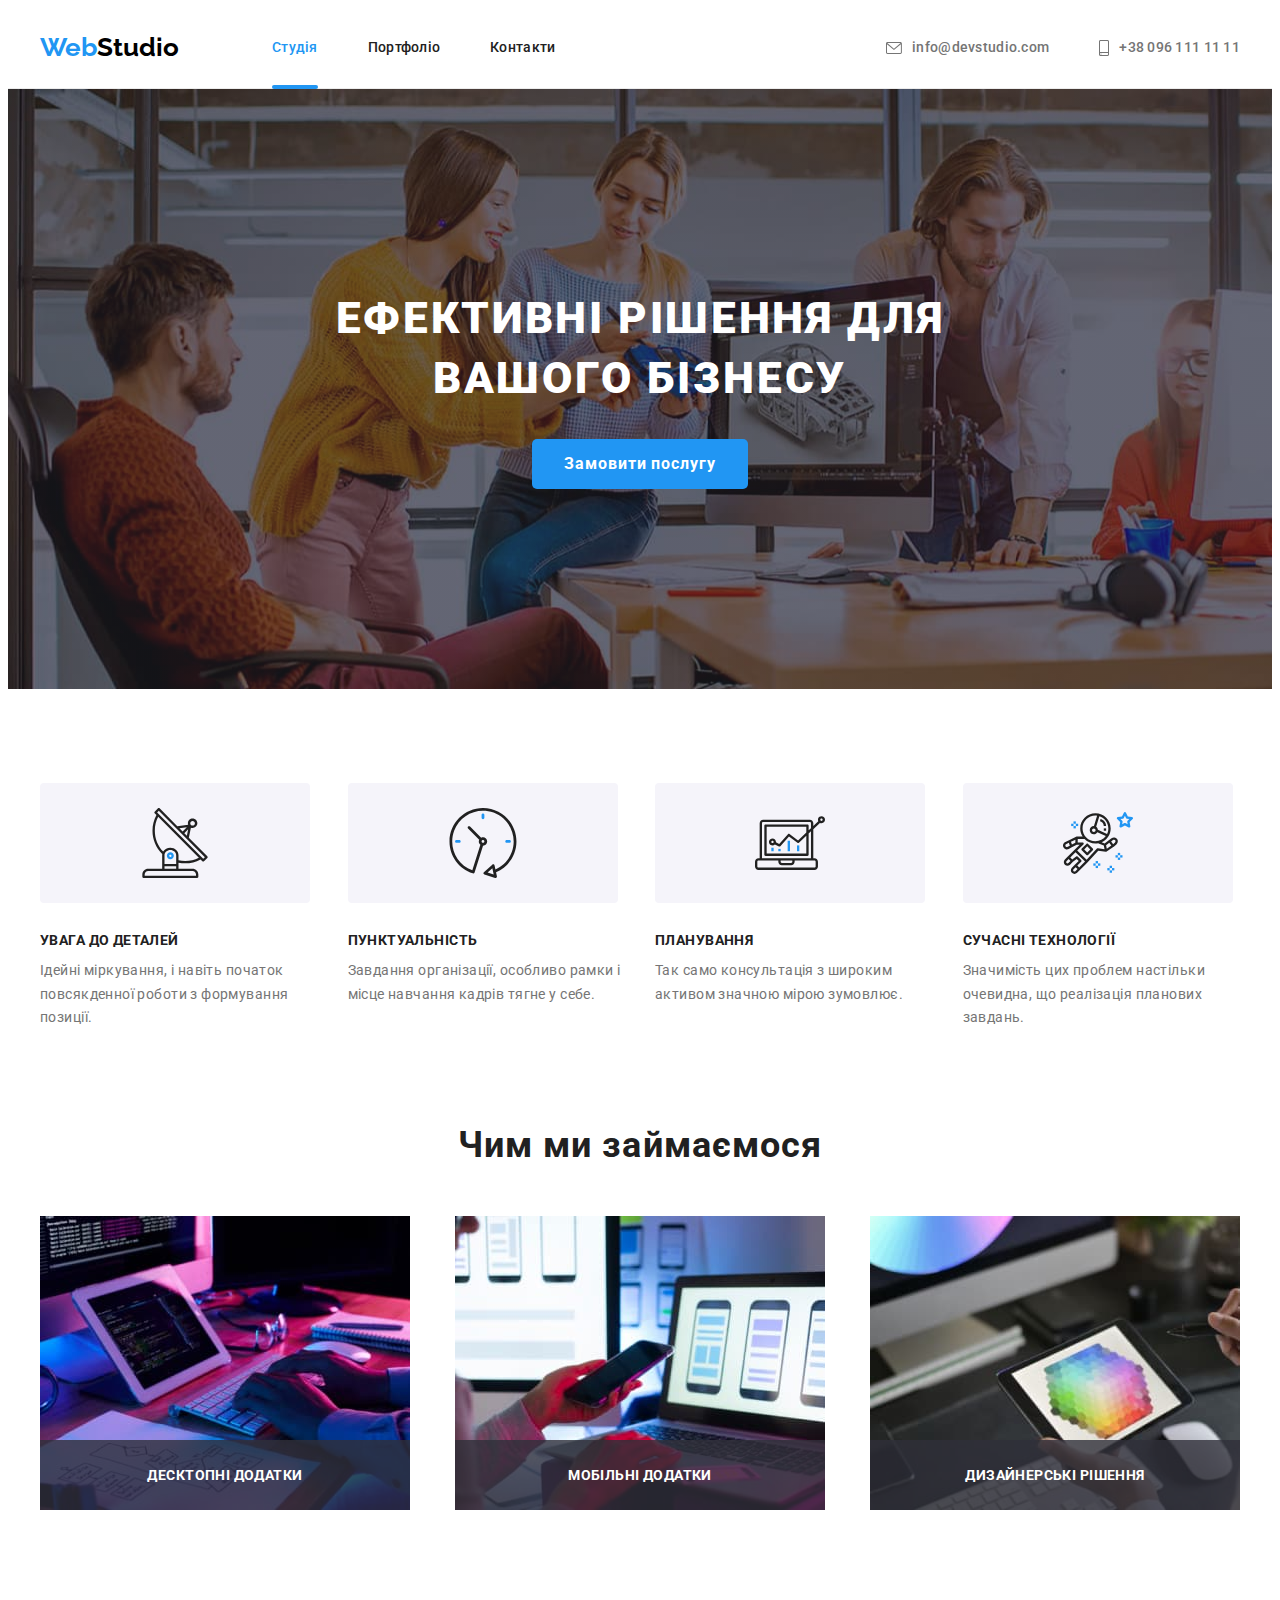
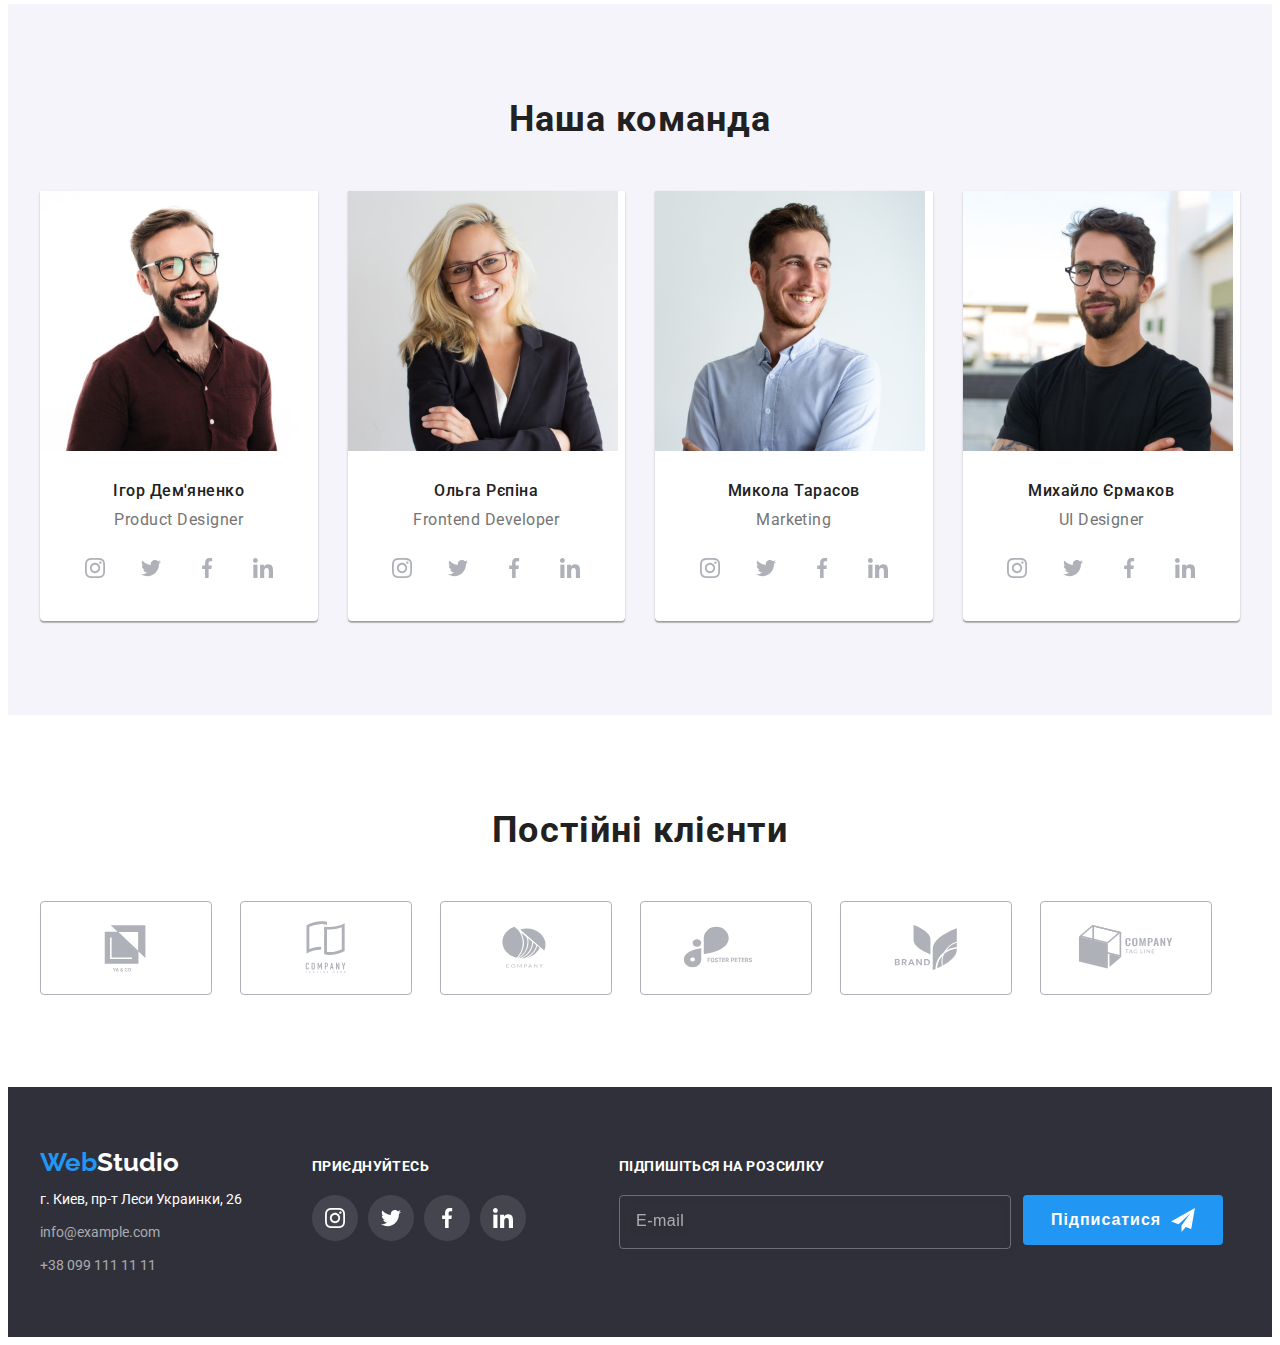
<file: index.html>
<!DOCTYPE html>
<html lang="en">
  <head>
    <meta charset="UTF-8" />
    <meta http-equiv="X-UA-Compatible" content="IE=edge" />
    <meta name="viewport" content="width=device-width, initial-scale=1.0" />
    <link rel="preconnect" href="https://fonts.googleapis.com" />
    <link rel="preconnect" href="https://fonts.gstatic.com" crossorigin />
    <link
      href="https://fonts.googleapis.com/css2?family=Raleway:wght@700&family=Roboto:wght@400;500;700;900&display=swap"
      rel="stylesheet"
    />
    <link
      rel="stylesheet"
      href="https://cdnjs.cloudflare.com/ajax/libs/modern-normalize/1.1.0/modern-normalize.min.css"
      integrity="sha512-wpPYUAdjBVSE4KJnH1VR1HeZfpl1ub8YT/NKx4PuQ5NmX2tKuGu6U/JRp5y+Y8XG2tV+wKQpNHVUX03MfMFn9Q=="
      crossorigin="anonymous"
      referrerpolicy="no-referrer"
    />
    <link rel="stylesheet" href="./css/styles.css" />
    <title>WebStudio</title>
  </head>
  <body>
    <!-- header -->
    <header class="top-header">
      <div class="container header-container">
        <nav class="site-nav">
          <a href="./index.html" class="logo"
            ><span class="logo-forepart">Web</span>Studio</a
          >
          <ul class="site-nav-list">
            <li class="site-nav-item">
              <a class="site-nav-link current" href="./index.html">Студія</a>
            </li>
            <li class="site-nav-item">
              <a class="site-nav-link" href="./portfolio.html">Портфоліо</a>
            </li>
            <li class="site-nav-item">
              <a class="site-nav-link" href="#footerContacts">Контакти</a>
            </li>
          </ul>
        </nav>
        <ul class="contacts-list">
          <li class="contacts-item">
            <a class="contacts-link link" href="mailto:info@devstudio.com"
              ><svg class="icon-mail" width="16" height="12">
                <use href="./images/sprite.svg#icon-envelope"></use>
              </svg>
              info@devstudio.com</a
            >
          </li>
          <li class="contacts-item">
            <a class="contacts-link link" href="tel:+380961111111"
              ><svg class="icon-tel" width="10" height="16">
                <use href="./images/sprite.svg#icon-smartphone"></use>
              </svg>
              +38 096 111 11 11</a
            >
          </li>
        </ul>
      </div>
    </header>
		
    <!-- main -->
    <main>
      <!-- hero -->
      <section class="hero-section">
        <div class="container">
          <h1 class="hero-title">Ефективні рішення для вашого бізнесу</h1>
          <button class="hero-btn" type="button" data-modal-open>
            Замовити послугу
          </button>
        </div>
      </section>

      <!-- features -->
      <section class="features-section">
        <div class="container">
          <ul class="features-list">
            <li class="features-item">
              <div class="features-item-icon-container">
                <svg class="features-item-icon" width="70" height="70">
                  <use href="./images/sprite.svg#icon-antenna"></use>
                </svg>
              </div>
              <h3 class="features-title">увага до деталей</h3>
              <p class="features-desc">
                Ідейні міркування, і навіть початок повсякденної роботи з
                формування позиції.
              </p>
            </li>
            <li class="features-item">
              <div class="features-item-icon-container">
                <svg class="features-item-icon" width="70" height="70">
                  <use href="./images/sprite.svg#icon-clock"></use>
                </svg>
              </div>
              <h3 class="features-title">пунктуальність</h3>
              <p class="features-desc">
                Завдання організації, особливо рамки і місце навчання кадрів
                тягне у себе.
              </p>
            </li>
            <li class="features-item">
              <div class="features-item-icon-container">
                <svg class="features-item-icon" width="70" height="70">
                  <use href="./images/sprite.svg#icon-diagram"></use>
                </svg>
              </div>
              <h3 class="features-title">планування</h3>
              <p class="features-desc">
                Так само консультація з широким активом значною мірою зумовлює.
              </p>
            </li>
            <li class="features-item">
              <div class="features-item-icon-container">
                <svg class="features-item-icon" width="70" height="70">
                  <use href="./images/sprite.svg#icon-astronaut"></use>
                </svg>
              </div>
              <h3 class="features-title">сучасні технології</h3>
              <p class="features-desc">
                Значимість цих проблем настільки очевидна, що реалізація
                планових завдань.
              </p>
            </li>
          </ul>
        </div>
      </section>

      <!-- work -->
      <section class="work-section">
        <div class="container">
          <h2 class="section-title">Чим ми займаємося</h2>
          <ul class="work-list">
            <li class="work-item">
              <img
                src="./images/work/work-img-1.jpg"
                alt="Создание сайтов для ПК"
                width="370"
                height="294"
              />
              <div class="work-wrapper">
                <p class="work-wrapper-title">Десктопні додатки</p>
              </div>
            </li>
            <li class="work-item">
              <img
                src="./images/work/work-img-2.jpg"
                alt="Создание сайтов для телефонов"
                width="370"
                height="294"
              />
              <div class="work-wrapper">
                <p class="work-wrapper-title">Мобільні додатки</p>
              </div>
            </li>
            <li class="work-item">
              <img
                src="./images/work/work-img-3.jpg"
                alt="Создание сайтов для планшетов"
                width="370"
                height="294"
              />
              <div class="work-wrapper">
                <p class="work-wrapper-title">Дизайнерські рішення</p>
              </div>
            </li>
          </ul>
        </div>
      </section>

      <!-- team -->
      <section class="team-section">
        <div class="container">
          <h2 class="section-title">Наша команда</h2>
          <ul class="team-list">
            <li class="team-item">
              <img
                src="./images/team/team-1.jpg"
                alt="Ігор Дем'яненко"
                width="270"
                height="260"
              />
              <div class="team-card">
                <h3 class="team-card-title">Ігор Дем'яненко</h3>
                <p class="team-card-desc">Product Designer</p>
                <ul class="team-social-list">
                  <li class="team-social-item">
                    <a class="team-social-link" href="">
                      <svg class="team-social-icon" width="20" height="20">
                        <use href="./images/sprite.svg#icon-instagram"></use>
                      </svg>
                    </a>
                  </li>
                  <li class="team-social-item">
                    <a class="team-social-link" href="">
                      <svg class="team-social-icon" width="20" height="20">
                        <use href="./images/sprite.svg#icon-twitter"></use>
                      </svg>
                    </a>
                  </li>
                  <li class="team-social-item">
                    <a class="team-social-link" href="">
                      <svg class="team-social-icon" width="20" height="20">
                        <use href="./images/sprite.svg#icon-facebook"></use>
                      </svg>
                    </a>
                  </li>
                  <li class="team-social-item">
                    <a class="team-social-link" href="">
                      <svg class="team-social-icon" width="20" height="20">
                        <use href="./images/sprite.svg#icon-linkedin"></use>
                      </svg>
                    </a>
                  </li>
                </ul>
              </div>
            </li>
            <li class="team-item">
              <img
                src="./images/team/team-2.jpg"
                alt="Ольга Рєпіна"
                width="270"
                height="260"
              />
              <div class="team-card">
                <h3 class="team-card-title">Ольга Рєпіна</h3>
                <p class="team-card-desc">Frontend Developer</p>
                <ul class="team-social-list">
                  <li class="team-social-item">
                    <a class="team-social-link" href="">
                      <svg class="team-social-icon" width="20" height="20">
                        <use href="./images/sprite.svg#icon-instagram"></use>
                      </svg>
                    </a>
                  </li>
                  <li class="team-social-item">
                    <a class="team-social-link" href="">
                      <svg class="team-social-icon" width="20" height="20">
                        <use href="./images/sprite.svg#icon-twitter"></use>
                      </svg>
                    </a>
                  </li>
                  <li class="team-social-item">
                    <a class="team-social-link" href="">
                      <svg class="team-social-icon" width="20" height="20">
                        <use href="./images/sprite.svg#icon-facebook"></use>
                      </svg>
                    </a>
                  </li>
                  <li class="team-social-item">
                    <a class="team-social-link" href="">
                      <svg class="team-social-icon" width="20" height="20">
                        <use href="./images/sprite.svg#icon-linkedin"></use>
                      </svg>
                    </a>
                  </li>
                </ul>
              </div>
            </li>
            <li class="team-item">
              <img
                src="./images/team/team-3.jpg"
                alt="Микола Тарасов"
                width="270"
                height="260"
              />
              <div class="team-card">
                <h3 class="team-card-title">Микола Тарасов</h3>
                <p class="team-card-desc">Marketing</p>
                <ul class="team-social-list">
                  <li class="team-social-item">
                    <a class="team-social-link" href="">
                      <svg class="team-social-icon" width="20" height="20">
                        <use href="./images/sprite.svg#icon-instagram"></use>
                      </svg>
                    </a>
                  </li>
                  <li class="team-social-item">
                    <a class="team-social-link" href="">
                      <svg class="team-social-icon" width="20" height="20">
                        <use href="./images/sprite.svg#icon-twitter"></use>
                      </svg>
                    </a>
                  </li>
                  <li class="team-social-item">
                    <a class="team-social-link" href="">
                      <svg class="team-social-icon" width="20" height="20">
                        <use href="./images/sprite.svg#icon-facebook"></use>
                      </svg>
                    </a>
                  </li>
                  <li class="team-social-item">
                    <a class="team-social-link" href="">
                      <svg class="team-social-icon" width="20" height="20">
                        <use href="./images/sprite.svg#icon-linkedin"></use>
                      </svg>
                    </a>
                  </li>
                </ul>
              </div>
            </li>
            <li class="team-item">
              <img
                src="./images/team/team-4.jpg"
                alt="Михайло Єрмаков"
                width="270"
                height="260"
              />
              <div class="team-card">
                <h3 class="team-card-title">Михайло Єрмаков</h3>
                <p class="team-card-desc">UI Designer</p>
                <ul class="team-social-list">
                  <li class="team-social-item">
                    <a class="team-social-link" href="">
                      <svg class="team-social-icon" width="20" height="20">
                        <use href="./images/sprite.svg#icon-instagram"></use>
                      </svg>
                    </a>
                  </li>
                  <li class="team-social-item">
                    <a class="team-social-link" href="">
                      <svg class="team-social-icon" width="20" height="20">
                        <use href="./images/sprite.svg#icon-twitter"></use>
                      </svg>
                    </a>
                  </li>
                  <li class="team-social-item">
                    <a class="team-social-link" href="">
                      <svg class="team-social-icon" width="20" height="20">
                        <use href="./images/sprite.svg#icon-facebook"></use>
                      </svg>
                    </a>
                  </li>
                  <li class="team-social-item">
                    <a class="team-social-link" href="">
                      <svg class="team-social-icon" width="20" height="20">
                        <use href="./images/sprite.svg#icon-linkedin"></use>
                      </svg>
                    </a>
                  </li>
                </ul>
              </div>
            </li>
          </ul>
        </div>
      </section>

      <!-- clients -->
      <section class="clients-section">
        <div class="container">
          <h2 class="section-title">Постійні клієнти</h2>
          <ul class="clients-list">
            <li class="clients-item">
              <a class="clients-link" href="">
                <svg class="clients-icon" width="106" height="60">
                  <use href="./images/sprite.svg#icon-logo-1"></use>
                </svg>
              </a>
            </li>
            <li class="clients-item">
              <a class="clients-link" href="">
                <svg class="clients-icon" width="106" height="60">
                  <use href="./images/sprite.svg#icon-logo-2"></use>
                </svg>
              </a>
            </li>
            <li class="clients-item">
              <a class="clients-link" href="">
                <svg class="clients-icon" width="106" height="60">
                  <use href="./images/sprite.svg#icon-logo-3"></use>
                </svg>
              </a>
            </li>
            <li class="clients-item">
              <a class="clients-link" href="">
                <svg class="clients-icon" width="106" height="60">
                  <use href="./images/sprite.svg#icon-logo-4"></use>
                </svg>
              </a>
            </li>
            <li class="clients-item">
              <a class="clients-link" href="">
                <svg class="clients-icon" width="106" height="60">
                  <use href="./images/sprite.svg#icon-logo-5"></use>
                </svg>
              </a>
            </li>
            <li class="clients-item">
              <a class="clients-link" href="">
                <svg class="clients-icon" width="106" height="60">
                  <use href="./images/sprite.svg#icon-logo-6"></use>
                </svg>
              </a>
            </li>
          </ul>
        </div>
      </section>
    </main>

    <!-- footer -->
    <footer class="footer">
      <div class="footer-container container">
        <div class="footer-contacts">
          <a href="./index.html" class="logo"
            ><span class="logo-forepart">Web</span>Studio</a
          >
          <address id="footerContacts" class="studio-address">
            <ul class="footer-contacts-list list">
              <li class="footer-contacts-item">
                <a
                  href="https://goo.gl/maps/VdQWWz9B43m97snR7"
                  target="_blank"
                  rel="noreferrer noopener"
                  class="footer-contact-address"
                  >г. Киев, пр-т Леси Украинки, 26</a
                >
              </li>
              <li class="footer-contacts-item">
                <a href="mailto:info@example.com" class="footer-contact-mail"
                  >info@example.com</a
                >
              </li>
              <li class="footer-contacts-item">
                <a href="tel:+380991111111" class="footer-contact-tel"
                  >+38 099 111 11 11</a
                >
              </li>
            </ul>
          </address>
        </div>

        <!-- footer-social -->
        <div class="footer-social">
          <p class="footer-social-title">приєднуйтесь</p>
          <ul class="footer-social-list">
            <li class="footer-social-item">
              <a class="footer-social-link" href="">
                <svg class="footer-social-icon" width="20" height="20">
                  <use href="./images/sprite.svg#icon-instagram"></use>
                </svg>
              </a>
            </li>
            <li class="footer-social-item">
              <a class="footer-social-link" href="">
                <svg class="footer-social-icon" width="20" height="20">
                  <use href="./images/sprite.svg#icon-twitter"></use>
                </svg>
              </a>
            </li>
            <li class="footer-social-item">
              <a class="footer-social-link" href="">
                <svg class="footer-social-icon" width="20" height="20">
                  <use href="./images/sprite.svg#icon-facebook"></use>
                </svg>
              </a>
            </li>
            <li class="footer-social-item">
              <a class="footer-social-link" href="">
                <svg class="footer-social-icon" width="20" height="20">
                  <use href="./images/sprite.svg#icon-linkedin"></use>
                </svg>
              </a>
            </li>
          </ul>
        </div>

				<!-- footer  subscribes -->
				<div class="footer-subscribes">
					<b class="footer-subscribes-title">Підпишіться на розсилку</b>
					<form class="footer-subscribes-form" name="footer-subscribes-form">
						<input type="email" name="mail" placeholder="E-mail" class="footer-subscribes-input" type="text">
					<button class="footer-subscribes-btn">Підписатися
						<svg class="footer-subscribes-icon" width="24" height="24">
							<use href="./images/sprite.svg#icon-send"></use>
						</svg></button>
					</form>
					
				</div>
      </div>
    </footer>
    <div class="backdrop is-hidden" data-modal>
      <div class="modal">
        <button type="button" class="modal-close-btn" data-modal-close>
          <svg class="modal-close-btn-icon" width="18" height="18">
            <use href="./images/sprite.svg#icon-close"></use>
          </svg>
        </button>
        <!-- modal form -->
        <form class="modal-form">
          <b class="modal-form-title">Залиште свої дані, ми вам передзвонимо</b>
          <label class="modal-form-label">
            <span class="madal-form-label-desc">Ім'я</span>
						<div class="modal-form-input-wrap">
							<input
              class="modal-form-input"
              type="text"
              required
              name="user_name"
              minlength="2"
            />
            <svg class="icon-modal-form" width="18px" height="18px">
              <use href="./images/sprite.svg#icon-person-black-18dp"></use>
            </svg>
						</div>
          </label>

          <label class="modal-form-label">
            <span class="madal-form-label-desc">Телефон</span>
						<div class="modal-form-input-wrap">
							<input
              class="modal-form-input"
              type="tel"
              required
              name="user_phone-number"
              pattern="[0-9]{3}-[0-9]{3}-[0-9]{2}-[0-9]{2}"
              title="xxx-xxx-xx-xx"
            />
            <svg class="icon-modal-form" width="18px" height="18px">
              <use href="./images/sprite.svg#icon-phone-black-18dp""></use>
            </svg>
						</div>  
          </label>

          <label class="modal-form-label">
            <span class="madal-form-label-desc">Пошта</span>
						<div class="modal-form-input-wrap">
							<input
              class="modal-form-input"
              type="email"
              required
              name="user_email"
            />
            <svg class="icon-modal-form" width="18px" height="18px">
              <use href="./images/sprite.svg#icon-email-black-18dp"></use>
            </svg>
						</div> 
          </label>

          <label class="modal-form-label">
            <span class="madal-form-label-desc">Коментар</span>
            <textarea class="modal-form-textarea" name="user_message" placeholder="Введіть текст"></textarea>
					</label>

          <input type="checkbox" name="user-policy" id="checkbox-policy" class="modal-input-checkbox visually-hidden" required>
            <label for="checkbox-policy" class="modal-checkbox-label">              
              Погоджуюся з розсилкою та приймаю&nbsp;<a href="" class="modal-checkbox-label-link">Умови договору</a>
            </label>            
                          
            <button type="submit" class="modal-form-btn">Отправить</button>
        </form>
      </div>
    </div>
    <script src="./js/modal.js"></script>
  </body>
</html>
</file>
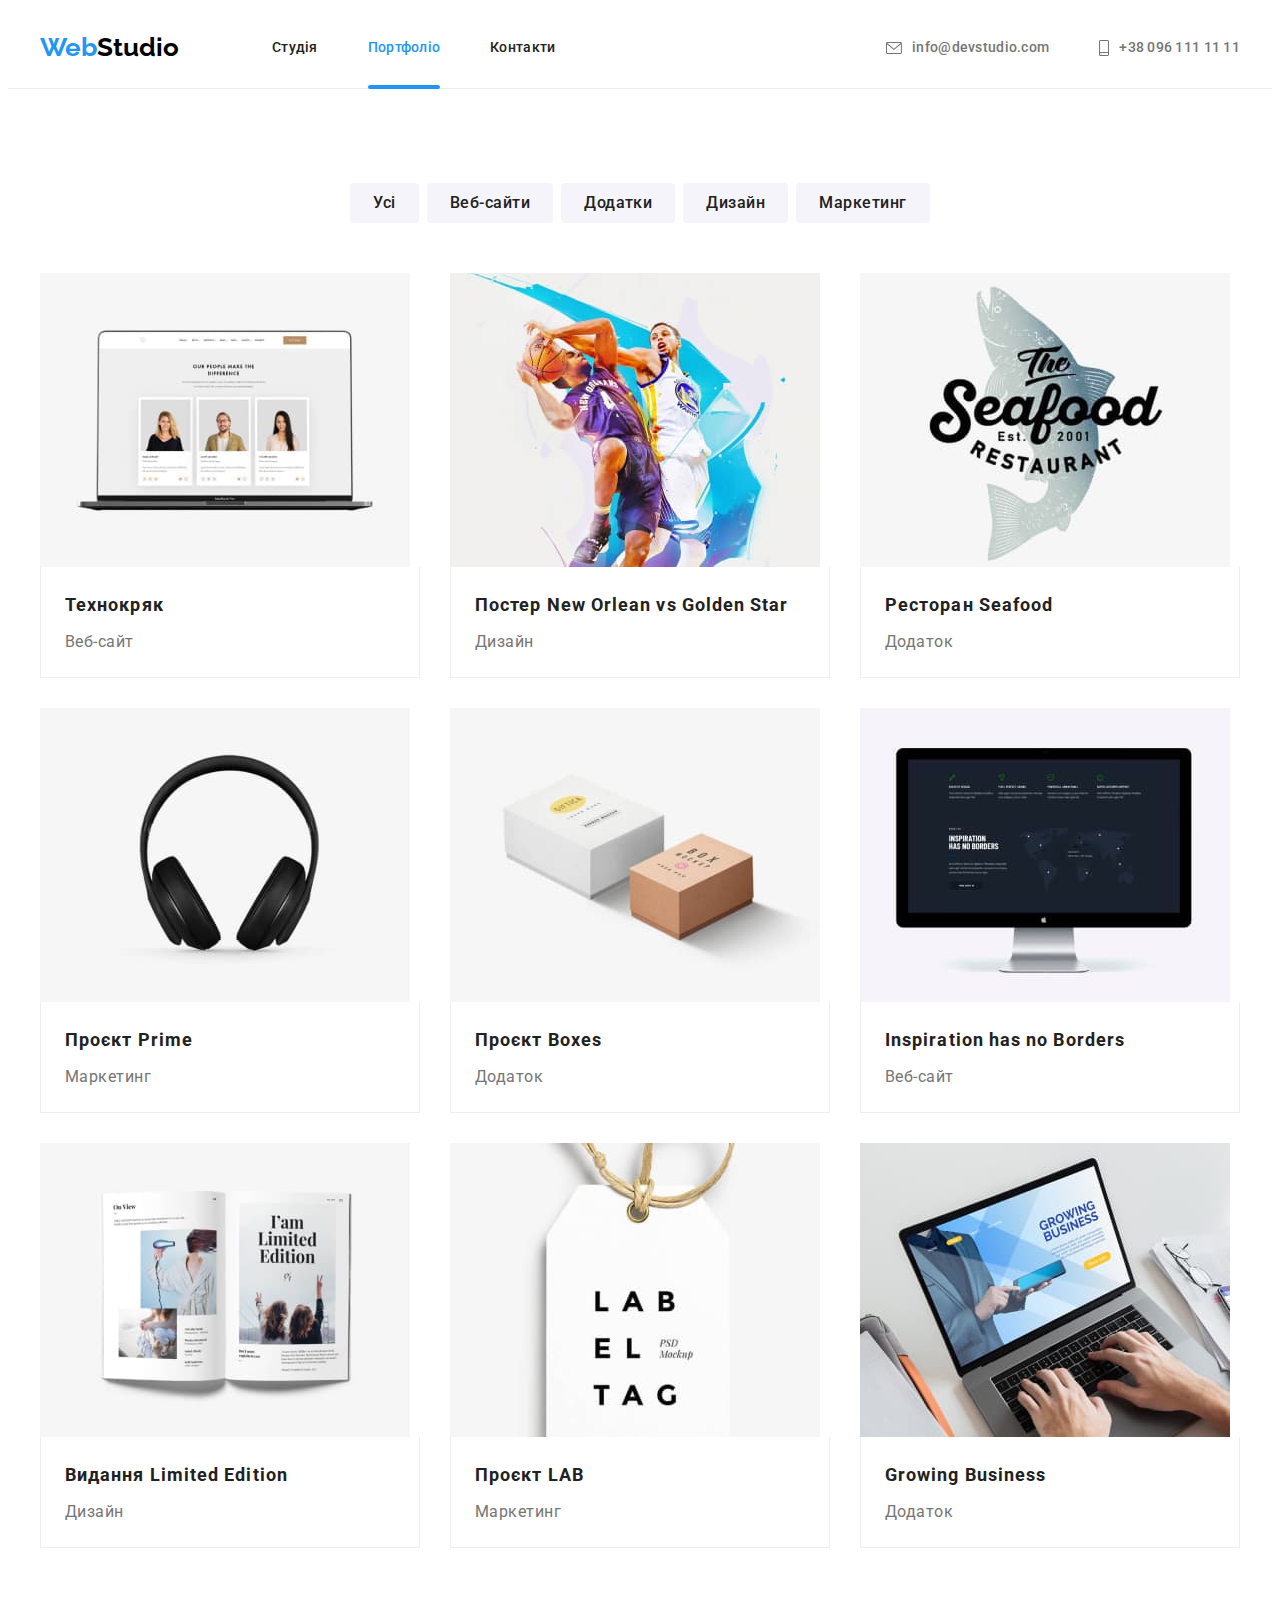
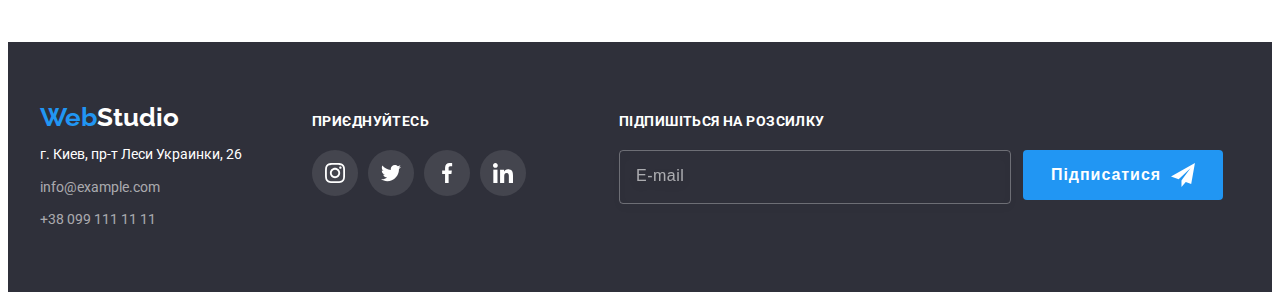
<file: portfolio.html>
<!DOCTYPE html>
<html lang="en">
  <head>
    <meta charset="UTF-8" />
    <meta http-equiv="X-UA-Compatible" content="IE=edge" />
    <meta name="viewport" content="width=device-width, initial-scale=1.0" />
    <link rel="preconnect" href="https://fonts.googleapis.com" />
    <link rel="preconnect" href="https://fonts.gstatic.com" crossorigin />
    <link
      href="https://fonts.googleapis.com/css2?family=Raleway:wght@700&family=Roboto:wght@400;500;700;900&display=swap"
      rel="stylesheet"
    />
    <link
      rel="stylesheet"
      href="https://cdnjs.cloudflare.com/ajax/libs/modern-normalize/1.1.0/modern-normalize.min.css"
      integrity="sha512-wpPYUAdjBVSE4KJnH1VR1HeZfpl1ub8YT/NKx4PuQ5NmX2tKuGu6U/JRp5y+Y8XG2tV+wKQpNHVUX03MfMFn9Q=="
      crossorigin="anonymous"
      referrerpolicy="no-referrer"
    />
    <link rel="stylesheet" href="./css/styles.css" />
    <title>portfolio</title>
  </head>
  <body>
    <!-- header -->
    <header class="top-header">
      <div class="container header-container">
        <nav class="site-nav">
          <a href="./index.html" class="logo"
            ><span class="logo-forepart">Web</span>Studio</a
          >
          <ul class="site-nav-list">
            <li class="site-nav-item">
              <a class="site-nav-link" href="./index.html">Студія</a>
            </li>
            <li class="site-nav-item">
              <a class="site-nav-link current" href="./portfolio.html"
                >Портфоліо</a
              >
            </li>
            <li class="site-nav-item">
              <a class="site-nav-link" href="#footerContacts">Контакти</a>
            </li>
          </ul>
        </nav>
        <ul class="contacts-list">
          <li class="contacts-item">
            <a class="contacts-link link" href="mailto:info@devstudio.com"
              ><svg class="icon-mail" width="16" height="12">
                <use href="./images/sprite.svg#icon-envelope"></use>
              </svg>
              info@devstudio.com</a
            >
          </li>
          <li class="contacts-item">
            <a class="contacts-link link" href="tel:+380961111111"
              ><svg class="icon-tel" width="10" height="16">
                <use href="./images/sprite.svg#icon-smartphone"></use>
              </svg>
              +38 096 111 11 11</a
            >
          </li>
        </ul>
      </div>
    </header>

    <!-- portfolio filters -->
    <main>
      <section class="portfolio-section">
        <div class="container">
          <ul class="portfolio-filters-list">
            <li class="portfolio-filters-item">
              <button class="portfolio-filters-btn" type="button">Усі</button>
            </li>
            <li class="portfolio-filters-item">
              <button class="portfolio-filters-btn" type="button">
                Веб-сайти
              </button>
            </li>
            <li class="portfolio-filters-item">
              <button class="portfolio-filters-btn" type="button">
                Додатки
              </button>
            </li>
            <li class="portfolio-filters-item">
              <button class="portfolio-filters-btn" type="button">
                Дизайн
              </button>
            </li>
            <li class="portfolio-filters-item">
              <button class="portfolio-filters-btn" type="button">
                Маркетинг
              </button>
            </li>
          </ul>

          <!-- portfolio projects -->
          <ul class="portfolio-prj-list">
            <li class="portfolio-prj-item">
              <a href="" class="portfolio-prj-link">
                <div class="portfolio-prj-img-container">
                  <img
                    src="./images/portfolio/portf-img-1.jpg"
                    alt="Страница веб-сайта Технокряк"
                    width="370"
                    height="294"
                  />
                  <div class="portfolio-prj-overlay">
                    <p class="portfolio-prj-overlay-desc">
                      Ресурс пропонує комплексні пропозиції з різним рівнем
                      функціоналу та сервісів. Все це дозволить відвідувачу
                      отримати вичерпні відомості про компанію чи приватну
                      особу.
                    </p>
                  </div>
                </div>

                <div class="portfolio-prj-card">
                  <h3 class="portfolio-prj-title">Технокряк</h3>
                  <p class="portfolio-prj-desc">Веб-сайт</p>
                </div>
              </a>
            </li>
            <li class="portfolio-prj-item">
              <a href="" class="portfolio-prj-link">
                <div class="portfolio-prj-img-container">
                  <img
                    src="./images/portfolio/portf-img-2.jpg"
                    alt="Постер New Orlean vs Golden Star"
                    width="370"
                    height="294"
                  />
                  <div class="portfolio-prj-overlay">
                    <p class="portfolio-prj-overlay-desc">
                      Ресурс пропонує комплексні пропозиції з різним рівнем
                      функціоналу та сервісів. Все це дозволить відвідувачу
                      отримати вичерпні відомості про компанію чи приватну
                      особу.
                    </p>
                  </div>
                </div>

                <div class="portfolio-prj-card">
                  <h3 class="portfolio-prj-title">
                    Постер New Orlean vs Golden Star
                  </h3>
                  <p class="portfolio-prj-desc">Дизайн</p>
                </div>
              </a>
            </li>
            <li class="portfolio-prj-item">
              <a href="" class="portfolio-prj-link">
                <div class="portfolio-prj-img-container">
                  <img
                    src="./images/portfolio/portf-img-3.jpg"
                    alt="Логотип приложения ресторана Seafood"
                    width="370"
                    height="294"
                  />
                  <div class="portfolio-prj-overlay">
                    <p class="portfolio-prj-overlay-desc">
                      Ресурс пропонує комплексні пропозиції з різним рівнем
                      функціоналу та сервісів. Все це дозволить відвідувачу
                      отримати вичерпні відомості про компанію чи приватну
                      особу.
                    </p>
                  </div>
                </div>

                <div class="portfolio-prj-card">
                  <h3 class="portfolio-prj-title">Ресторан Seafood</h3>
                  <p class="portfolio-prj-desc">Додаток</p>
                </div>
              </a>
            </li>
            <li class="portfolio-prj-item">
              <a href="" class="portfolio-prj-link">
                <div class="portfolio-prj-img-container">
                  <img
                    src="./images/portfolio/portf-img-4.jpg"
                    alt="Наушники"
                    width="370"
                    height="294"
                  />
                  <div class="portfolio-prj-overlay">
                    <p class="portfolio-prj-overlay-desc">
                      Ресурс пропонує комплексні пропозиції з різним рівнем
                      функціоналу та сервісів. Все це дозволить відвідувачу
                      отримати вичерпні відомості про компанію чи приватну
                      особу.
                    </p>
                  </div>
                </div>

                <div class="portfolio-prj-card">
                  <h3 class="portfolio-prj-title">Проєкт Prime</h3>
                  <p class="portfolio-prj-desc">Маркетинг</p>
                </div>
              </a>
            </li>
            <li class="portfolio-prj-item">
              <a href="" class="portfolio-prj-link">
                <div class="portfolio-prj-img-container">
                  <img
                    src="./images/portfolio/portf-img-5.jpg"
                    alt="Приложение для проекта Boxes"
                    width="370"
                    height="294"
                  />
                  <div class="portfolio-prj-overlay">
                    <p class="portfolio-prj-overlay-desc">
                      Ресурс пропонує комплексні пропозиції з різним рівнем
                      функціоналу та сервісів. Все це дозволить відвідувачу
                      отримати вичерпні відомості про компанію чи приватну
                      особу.
                    </p>
                  </div>
                </div>

                <div class="portfolio-prj-card">
                  <h3 class="portfolio-prj-title">Проєкт Boxes</h3>
                  <p class="portfolio-prj-desc">Додаток</p>
                </div>
              </a>
            </li>
            <li class="portfolio-prj-item">
              <a href="" class="portfolio-prj-link">
                <div class="portfolio-prj-img-container">
                  <img
                    src="./images/portfolio/portf-img-6.jpg"
                    alt="Веб-сайт Inspiration has no Borders"
                    width="370"
                    height="294"
                  />
                  <div class="portfolio-prj-overlay">
                    <p class="portfolio-prj-overlay-desc">
                      Ресурс пропонує комплексні пропозиції з різним рівнем
                      функціоналу та сервісів. Все це дозволить відвідувачу
                      отримати вичерпні відомості про компанію чи приватну
                      особу.
                    </p>
                  </div>
                </div>

                <div class="portfolio-prj-card">
                  <h3 class="portfolio-prj-title">
                    Inspiration has no Borders
                  </h3>
                  <p class="portfolio-prj-desc">Веб-сайт</p>
                </div>
              </a>
            </li>
            <li class="portfolio-prj-item">
              <a href="" class="portfolio-prj-link">
                <div class="portfolio-prj-img-container">
                  <img
                    src="./images/portfolio/portf-img-7.jpg"
                    alt="Дизайн страницы журнала"
                    width="370"
                    height="294"
                  />
                  <div class="portfolio-prj-overlay">
                    <p class="portfolio-prj-overlay-desc">
                      Ресурс пропонує комплексні пропозиції з різним рівнем
                      функціоналу та сервісів. Все це дозволить відвідувачу
                      отримати вичерпні відомості про компанію чи приватну
                      особу.
                    </p>
                  </div>
                </div>

                <div class="portfolio-prj-card">
                  <h3 class="portfolio-prj-title">Видання Limited Edition</h3>
                  <p class="portfolio-prj-desc">Дизайн</p>
                </div>
              </a>
            </li>
            <li class="portfolio-prj-item">
              <a href="" class="portfolio-prj-link">
                <div class="portfolio-prj-img-container">
                  <img
                    src="./images/portfolio/portf-img-8.jpg"
                    alt="Проект LAB"
                    width="370"
                    height="294"
                  />
                  <div class="portfolio-prj-overlay">
                    <p class="portfolio-prj-overlay-desc">
                      Ресурс пропонує комплексні пропозиції з різним рівнем
                      функціоналу та сервісів. Все це дозволить відвідувачу
                      отримати вичерпні відомості про компанію чи приватну
                      особу.
                    </p>
                  </div>
                </div>

                <div class="portfolio-prj-card">
                  <h3 class="portfolio-prj-title">Проєкт LAB</h3>
                  <p class="portfolio-prj-desc">Маркетинг</p>
                </div>
              </a>
            </li>
            <li class="portfolio-prj-item">
              <a href="" class="portfolio-prj-link">
                <div class="portfolio-prj-img-container">
                  <img
                    src="./images/portfolio/portf-img-9.jpg"
                    alt="Приложение Growing Business"
                    width="370"
                    height="294"
                  />
                  <div class="portfolio-prj-overlay">
                    <p class="portfolio-prj-overlay-desc">
                      Ресурс пропонує комплексні пропозиції з різним рівнем
                      функціоналу та сервісів. Все це дозволить відвідувачу
                      отримати вичерпні відомості про компанію чи приватну
                      особу.
                    </p>
                  </div>
                </div>

                <div class="portfolio-prj-card">
                  <h3 class="portfolio-prj-title">Growing Business</h3>
                  <p class="portfolio-prj-desc">Додаток</p>
                </div>
              </a>
            </li>
          </ul>
        </div>
      </section>
    </main>
    <!-- footer -->
    <footer class="footer">
      <div class="footer-container container">
        <div class="footer-contacts">
          <a href="./index.html" class="logo"
            ><span class="logo-forepart">Web</span>Studio</a
          >
          <address id="footerContacts" class="studio-address">
            <ul class="footer-contacts-list list">
              <li class="footer-contacts-item">
                <a
                  href="https://goo.gl/maps/VdQWWz9B43m97snR7"
                  target="_blank"
                  rel="noreferrer noopener"
                  class="footer-contact-address"
                  >г. Киев, пр-т Леси Украинки, 26</a
                >
              </li>
              <li class="footer-contacts-item">
                <a href="mailto:info@example.com" class="footer-contact-mail"
                  >info@example.com</a
                >
              </li>
              <li class="footer-contacts-item">
                <a href="tel:+380991111111" class="footer-contact-tel"
                  >+38 099 111 11 11</a
                >
              </li>
            </ul>
          </address>
        </div>

        <!-- footer-social -->
        <div class="footer-social">
          <p class="footer-social-title">приєднуйтесь</p>
          <ul class="footer-social-list">
            <li class="footer-social-item">
              <a class="footer-social-link" href="">
                <svg class="footer-social-icon" width="20" height="20">
                  <use href="./images/sprite.svg#icon-instagram"></use>
                </svg>
              </a>
            </li>
            <li class="footer-social-item">
              <a class="footer-social-link" href="">
                <svg class="footer-social-icon" width="20" height="20">
                  <use href="./images/sprite.svg#icon-twitter"></use>
                </svg>
              </a>
            </li>
            <li class="footer-social-item">
              <a class="footer-social-link" href="">
                <svg class="footer-social-icon" width="20" height="20">
                  <use href="./images/sprite.svg#icon-facebook"></use>
                </svg>
              </a>
            </li>
            <li class="footer-social-item">
              <a class="footer-social-link" href="">
                <svg class="footer-social-icon" width="20" height="20">
                  <use href="./images/sprite.svg#icon-linkedin"></use>
                </svg>
              </a>
            </li>
          </ul>
        </div>

        <div class="footer-subscribes">
          <b class="footer-subscribes-title">Підпишіться на розсилку</b>
          <form class="footer-subscribes-form" name="footer-subscribes-form">
            <input
              type="email"
              name="mail"
              placeholder="E-mail"
              class="footer-subscribes-input"
              type="text"
            />
            <button type="submit" class="footer-subscribes-btn">
              Підписатися<svg
                class="footer-subscribes-icon"
                width="24"
                height="24"
              >
                <use href="./images/sprite.svg#icon-send"></use>
              </svg>
            </button>
          </form>
        </div>
      </div>
    </footer>
  </body>
</html>
</file>
<file: css/styles.css>
:root {
  --accent-color: #2196f3;
  --accent-text-color: #212121;
  --accent-color2: #757575;
  --accent-color3: #ffffff;
  --icon-fill: #afb1b8;
  --main-font: "Roboto", sans-serif;
  --secondary-font: Raleway, sans-serif;
  --accent-bg-color: #2f303a;
  --transition: cubic-bezier(0.4, 0, 0.2, 1);
}
*::before,
*::after {
  box-sizing: inherit;
}
html {
  box-sizing: border-box;
}
h1,
h2,
h3,
p {
  margin-bottom: 0;
  margin-top: 0;
}
ul,
ol {
  margin-top: 0;
  margin-bottom: 0;
  padding-left: 0;
  list-style: none;
}
img {
  display: block;
}
.link {
  text-decoration: none;
}
body {
  font-family: var(--main-font);
}
.visually-hidden {
  position: absolute;
  width: 1px;
  height: 1px;
  margin: -1px;
  border: 0;
  padding: 0;
  white-space: nowrap;
  clip-path: inset(100%);
  clip: rect(0 0 0 0);
  overflow: hidden;
}
.container {
  width: 1200px;
  margin-left: auto;
  margin-right: auto;
  padding-left: 15px;
  padding-right: 15px;
}
/* header */
.top-header {
  /* padding-top: 24px;
  padding-bottom: 25px; */
  background-color: var(--accent-color3);
  border-bottom: 1px solid #ececec;
}
.header-container {
  display: flex;
}
/* sit-nav */
.site-nav {
  display: flex;
  align-items: center;
}
.site-nav-list {
  display: flex;
  align-items: center;
}
.site-nav-item:not(:last-child) {
  margin-right: 50px;
}
.site-nav-link {
  position: relative;

  font-weight: 500;
  font-size: 14px;
  line-height: 1.14;
  letter-spacing: 0.02em;
  color: var(--accent-text-color);
  text-decoration: none;

  display: block;
  padding-top: 32px;
  padding-bottom: 32px;

  transition: color 250ms var(--transition);

  /* padding-top: 32px;
  padding-bottom: 32px; */
}
.site-nav-link:hover,
.site-nav-link:focus {
  color: var(--accent-color);
}
.site-nav-link.current {
  color: var(--accent-color);
}
.site-nav-link.current::after {
  content: "";
  position: absolute;
  display: block;
  left: 0;
  bottom: -1px;
  width: 100%;
  height: 4px;
  border-radius: 2px;
  background-color: var(--accent-color);
}
/* contacts-list */
.contacts-list {
  display: flex;
  align-items: center;
  margin-left: auto;
}
.contacts-item:not(:last-child) {
  margin-right: 50px;
}
.contacts-link {
  font-weight: 500;
  font-size: 14px;
  line-height: 1.14;
  letter-spacing: 0.02em;
  color: var(--accent-color2);

  display: flex;
  justify-content: center;
  align-items: center;

  transition: color 250ms var(--transition);
}
.contacts-link:hover,
.contacts-link:focus {
  color: var(--accent-color);
}
.icon-mail {
  margin-right: 10px;
  fill: var(--accent-color2);

  transition: fill 250ms var(--transition);
}
.contacts-link:hover .icon-mail,
.contacts-link:focus .icon-mail {
  fill: var(--accent-color);
}
.icon-tel {
  margin-right: 10px;
  fill: var(--accent-color2);

  transition: fill 250ms var(--transition);
}
.contacts-link:hover .icon-tel,
.contacts-link:focus .icon-tel {
  fill: var(--accent-color);
}
/* /header */

/* hero */
.hero-section {
  background-image: linear-gradient(
      rgba(47, 48, 58, 0.4),
      rgba(47, 48, 58, 0.4)
    ),
    url(../images/bg-img.jpg);
  background-repeat: no-repeat;
  background-size: cover;
  max-width: 1600px;
  background-color: var(--accent-bg-color);
  /* justify-content: center; */
  padding-top: 200px;
  padding-bottom: 200px;
  margin: 0 auto;
}
.hero-title {
  font-weight: 900;
  font-size: 44px;
  line-height: 1.36;
  text-align: center;
  letter-spacing: 0.06em;
  text-transform: uppercase;
  color: var(--accent-color3);

  max-width: 696px;
  margin-left: auto;
  margin-right: auto;
  margin-bottom: 30px;
}
.hero-btn {
  background-color: var(--accent-color);
  cursor: pointer;
  font-family: var(--main-font);
  font-weight: 700;
  font-size: 16px;
  line-height: 1.87;
  display: flex;
  align-items: center;
  text-align: center;
  letter-spacing: 0.06em;
  color: var(--accent-color3);

  margin-left: auto;
  margin-right: auto;
  min-width: 216px;
  min-height: 50px;
  border: none;
  border-radius: 5px;
  padding: 10px 32px;

  transition: background-color 250ms var(--transition);
}
.hero-btn:hover,
.hero-btn:focus {
  background-color: #188ce8;
}
/* /hero */
/* features */
.features-section {
  padding-top: 94px;
  padding-bottom: 94px;
  background-color: var(--accent-color3);
}
.features-list {
  display: flex;
}
.features-item {
  flex-basis: calc((100% - 90px) / 4);
}
.features-item:not(:last-child) {
  margin-right: 30px;
}
.features-item-icon-container {
  display: flex;
  justify-content: center;
  align-items: center;
  margin-bottom: 30px;
  width: 270px;
  height: 120px;
  background-color: #f5f4fa;
  border-radius: 4px;
}

.features-title {
  font-weight: 700;
  font-size: 14px;
  line-height: 1.14;
  letter-spacing: 0.03em;
  text-transform: uppercase;
  color: var(--accent-text-color);
  margin-bottom: 10px;
}
.features-desc {
  font-weight: 400;
  font-size: 14px;
  line-height: 1.71;
  letter-spacing: 0.03em;
  color: var(--accent-color2);
}

/* /features */
.section-title {
  font-weight: 700;
  font-size: 36px;
  line-height: 1.17;
  text-align: center;
  letter-spacing: 0.03em;
  color: var(--accent-text-color);
  margin-bottom: 50px;
}
/* work */
.work-section {
  padding-bottom: 94px;
  background-color: var(--accent-color3);
}
.work-list {
  display: flex;
  justify-content: space-between;
}
.work-item {
  position: relative;
}

.work-wrapper {
  position: absolute;
  bottom: 0;
  width: 100%;
  min-height: 70px;
  background: rgba(47, 48, 58, 0.8);

  display: flex;
  justify-content: center;
  align-items: center;
}

.work-wrapper-title {
  font-weight: 700;
  font-size: 14px;
  line-height: 1.14;
  text-align: center;
  letter-spacing: 0.03em;
  text-transform: uppercase;
  color: #ffffff;
  /* padding-top: 27px;
  padding-bottom: 27px;
  padding-left: 107px;
  padding-right: 107px; */
}
/* team */
.team-section {
  padding-top: 94px;
  padding-bottom: 94px;
  background-color: #f5f4fa;
}
/* вариант #1 */
/* .team-list {
  display: flex;
  justify-content: space-between;
} */

/* вариант #2 */
.team-list {
  display: flex;
  margin-top: -30px;
  margin-left: -30px;
}
.team-item {
  background-color: var(--accent-color3);
  margin-top: 30px;
  margin-left: 30px;
  flex-basis: calc((100% - 120px) / 4);
  background: #ffffff;

  /* material shadow v1 */

  box-shadow: 0px 1px 3px rgba(0, 0, 0, 0.12), 0px 1px 1px rgba(0, 0, 0, 0.14),
    0px 2px 1px rgba(0, 0, 0, 0.2);
  border-radius: 0px 0px 4px 4px;
}
.team-card {
  /* padding-left: 10px;
  padding-right: 10px; */
  padding-top: 30px;
  padding-bottom: 30px;
}
.team-card-title {
  font-weight: 500;
  font-size: 16px;
  line-height: 1.19;
  text-align: center;
  letter-spacing: 0.03em;
  color: var(--accent-text-color);
  margin-bottom: 10px;
}
.team-card-desc {
  font-weight: 400;
  font-size: 16px;
  line-height: 1.19;
  text-align: center;
  letter-spacing: 0.03em;
  color: var(--accent-color2);
}
.team-social-list {
  display: flex;
  justify-content: center;
  align-items: center;
}
.team-social-item:not(:last-child) {
  margin-right: 10px;
}
.team-social-link {
  margin-top: 16px;
  display: flex;
  align-items: center;
  justify-content: center;
  width: 44px;
  height: 44px;
  border-radius: 50%;
  border: 1px solid transparent;
  cursor: pointer;

  transition: background-color 250ms var(--transition);
}
.team-social-link:hover,
.team-social-link:focus {
  background-color: var(--accent-color);
}
.team-social-icon {
  fill: var(--icon-fill);

  transition: fill 250ms var(--transition);
}
.team-social-link:hover .team-social-icon,
.team-social-link:focus .team-social-icon {
  fill: var(--accent-color3);
}

/* /team */

/* clients */

.clients-section {
  padding-top: 94px;
  padding-bottom: 94px;
  /* background-color: #f5f5f5; */
}
.clients-list {
  display: flex;
}
.clients-item {
  width: 170px;
  height: 92px;
}
.clients-item:not(:last-child) {
  margin-right: 30px;
}
.clients-link {
  width: 100%;
  height: 100%;
  display: flex;
  justify-content: center;
  align-items: center;
  border: 1px solid var(--icon-fill);
  border-radius: 4px;

  transition: 250ms border var(--transition);
}
.clients-link:hover,
.clients-link:focus {
  border: 1px solid var(--accent-color);
}
.clients-icon {
  fill: var(--icon-fill);

  transition: fill 250ms var(--transition);
}
.clients-link:hover .clients-icon,
.clients-link:focus .clients-icon {
  fill: var(--accent-color);
}

/* footer */
.footer {
  padding-top: 60px;
  padding-bottom: 60px;
  background-color: var(--accent-bg-color);
}
.footer-container {
  display: flex;
  align-items: baseline;
}
.footer-contacts {
  margin-right: 70px;
}
.footer-contacts-item:not(:last-child) {
  margin-bottom: 9px;
}

.studio-address {
  font-style: inherit;
}
.footer-contact-address {
  font-style: inherit;
  font-size: 14px;
  line-height: 1.7;
  text-decoration: none;
  color: var(--accent-color3);

  transition: color 250ms var(--transition);
}

.footer-contact-address:hover,
.footer-contact-address:focus {
  color: var(--accent-color);
}

.footer-contact-mail,
.footer-contact-tel {
  font-style: inherit;
  font-size: 14px;
  line-height: 1.7;
  text-decoration: none;
  color: rgba(255, 255, 255, 0.6);

  transition: color 250ms var(--transition);
}

.footer-contact-mail:hover,
.footer-contact-mail:focus {
  color: var(--accent-color);
}

.footer-contact-tel:hover,
.footer-contact-tel:focus {
  color: var(--accent-color);
}

/* footer social */
.footer-social-title {
  font-weight: 700;
  font-size: 14px;
  line-height: 1.14;
  letter-spacing: 0.03em;
  text-transform: uppercase;
  color: var(--accent-color3);
  margin-bottom: 20px;
}
.footer-social-list {
  display: flex;
  align-items: center;
}
.footer-social-link {
  display: flex;
  align-items: center;
  justify-content: center;
  width: 44px;
  height: 44px;
  border-radius: 50%;
  border: 1px solid transparent;
  cursor: pointer;
  background-color: rgba(255, 255, 255, 0.1);

  transition: background-color 250ms var(--transition);
}
.footer-social-item:not(:last-child) {
  margin-right: 10px;
}
.footer-social-link:hover,
.footer-social-link:focus {
  background-color: var(--accent-color);
}
.footer-social-icon {
  fill: var(--accent-color3);
}

/* footer-subscribes */
.footer-subscribes {
  margin-left: 93px;
}
.footer-subscribes-title {
  display: inline-block;
  margin-bottom: 20px;
  font-weight: 700;
  font-size: 14px;
  line-height: 1.14;
  letter-spacing: 0.03em;
  text-transform: uppercase;
  color: #ffffff;
}
.footer-subscribes-form {
  display: flex;
}

.footer-subscribes-input {
  width: 358px;
  height: 50px;
  border: 1px solid rgba(255, 255, 255, 0.3);
  filter: drop-shadow(0px 4px 4px rgba(0, 0, 0, 0.15));
  border-radius: 4px;
  outline: 0;
  background-color: transparent;
  color: var(--accent-color3);

  margin-right: 12px;
  padding-left: 16px;
  padding-right: 16px;

  transition: box-shadow 250ms var(--transition);
}
.footer-subscribes-input:hover,
.footer-subscribes-input:focus {
  box-shadow: 0px 4px 4px rgba(0, 0, 0, 0.15);
}
.footer-subscribes-form input::placeholder {
  font-weight: 400;
  font-size: 16px;
  line-height: 1.25;
  letter-spacing: 0.03em;
  color: rgba(255, 255, 255, 0.6);
}
.footer-subscribes-btn {
  width: 200px;
  height: 50px;
  background-color: #2196f3;
  border: none;
  /* border: 1px solid rgba(255, 255, 255, 0.3); */
  border-radius: 4px;
  padding-left: 28px;
  padding-right: 28px;

  font-weight: 700;
  font-size: 16px;
  line-height: 1.87;
  display: flex;
  align-items: center;
  text-align: center;
  letter-spacing: 0.06em;

  color: var(--accent-color3);
}
.footer-subscribes-btn:hover,
.footer-subscribes-btn:focus {
  box-shadow: 0px 4px 4px rgba(0, 0, 0, 0.15);
}

.footer-subscribes-icon {
  fill: #ffffff;
  margin-left: 10px;
}
/* logo */
.logo {
  margin-right: 93px;

  font-family: var(--secondary-font);
  font-weight: 700;
  font-size: 26px;
  line-height: 1.2;
  text-decoration: none;
}

.logo-forepart {
  color: var(--accent-color);
}

.top-header .logo {
  color: #000000;
}

.footer .logo {
  display: inline-block;
  margin-right: 0;
  margin-bottom: 10px;
  color: var(--accent-color3);
}
/* /logo */

/* portfolio */
.portfolio-section {
  padding-top: 94px;
  padding-bottom: 94px;
}
.portfolio-filters-list {
  display: flex;
  justify-content: center;
  margin-bottom: 50px;
}
.portfolio-filters-item:not(:last-child) {
  margin-right: 8px;
}
.portfolio-filters-btn {
  cursor: pointer;
  font-family: var(--main-font);
  font-weight: 500;
  font-size: 16px;
  line-height: 1.62;
  text-align: center;
  letter-spacing: 0.03em;
  color: var(--accent-text-color);
  background: #f5f4fa;
  border: 1px solid transparent;
  border-radius: 4px;
  padding: 6px 22px;

  transition: background-color 250ms var(--transition),
    box-shadow 250ms var(--transition);
}
.portfolio-filters-btn:hover,
.portfolio-filters-btn:focus {
  background-color: var(--accent-color);
  color: var(--accent-color3);
  box-shadow: 0px 3px 1px rgba(0, 0, 0, 0.1), 0px 1px 2px rgba(0, 0, 0, 0.08),
    0px 2px 2px rgba(0, 0, 0, 0.12);
  border-radius: 4px;
}

/* portfolio-prj-list */

/* вариант #1 */
/* .portfolio-prj-list {
  display: flex;
  flex-wrap: wrap;
  margin: -15px;
  margin-right: -15px;
}
.portfolio-prj-item {
  margin: 15px;
} */

/* вариант #2  */
/* .portfolio-prj-list {
  display: flex;
  flex-wrap: wrap;
  margin-left: -30px;
  margin-top: -30px;
}
.portfolio-prj-item {
  margin-left: 30px;
  margin-top: 30px;
} */

/* вариант #3 */
.portfolio-prj-list {
  display: flex;
  flex-wrap: wrap;
  margin-left: -30px;
  margin-top: -30px;
}
.portfolio-prj-item {
  margin-left: 30px;
  margin-top: 30px;
  flex-basis: calc((100% - 90px) / 3);
}
.portfolio-prj-card {
  padding-left: 24px;
  padding-right: 24px;
  padding-bottom: 20px;
  padding-top: 20px;
  border-left: 1px solid #eeeeee;
  border-right: 1px solid #eeeeee;
  border-bottom: 1px solid #eeeeee;
}
.portfolio-prj-title {
  font-weight: 700;
  font-size: 18px;
  line-height: 2;
  letter-spacing: 0.06em;
  color: var(--accent-text-color);

  margin-bottom: 4px;
}
.portfolio-prj-desc {
  font-weight: 400;
  font-size: 16px;
  line-height: 1.87;
  letter-spacing: 0.03em;
  color: var(--accent-color2);
}
.portfolio-prj-link {
  display: block;
  text-decoration: none;

  transition: 250ms box-shadow var(--transition);
}
.portfolio-prj-link:hover,
.portfolio-prj-link:focus {
  box-shadow: 0px 1px 1px rgba(0, 0, 0, 0.12), 0px 4px 4px rgba(0, 0, 0, 0.06),
    1px 4px 6px rgba(0, 0, 0, 0.16);
}
.portfolio-prj-img-container {
  position: relative;
  max-width: 370px;
  max-height: 294px;
  overflow: hidden;
}
.portfolio-prj-overlay {
  position: absolute;
  top: 0;
  left: 0;
  transform: translate(0, 100%);
  width: 100%;
  height: 100%;
  background-color: rgba(33, 150, 243, 0.9);
  opacity: 0;
  transition: transform 250ms var(--transition), opacity 250ms var(--transition);
}
.portfolio-prj-link:hover .portfolio-prj-overlay {
  opacity: 1;
  transform: translate(0, 0);
}
.portfolio-prj-overlay-desc {
  font-weight: 400;
  font-size: 18px;
  line-height: 1.56;
  letter-spacing: 0.03em;
  padding: 63px 24px;

  color: #ffffff;
}
/* backdrop */
.backdrop {
  position: fixed;
  top: 0;
  left: 0;
  width: 100%;
  height: 100%;
  background-color: rgba(0, 0, 0, 0.2);
  transition: opacity 250ms var(--transition),
    visibility 250ms var(--transition);
}
.backdrop.is-hidden {
  opacity: 0;
  visibility: hidden;
  pointer-events: none;
}

.modal {
  position: absolute;
  top: 50%;
  left: 50%;
  transform: translate(-50%, -50%);
  width: 528px;
  height: 581px;
  background: var(--accent-color3);
  box-shadow: 0px 1px 3px rgba(0, 0, 0, 0.12), 0px 1px 1px rgba(0, 0, 0, 0.14),
    0px 2px 1px rgba(0, 0, 0, 0.2);
  border-radius: 4px;
  padding: 40px;
}
.modal-close-btn {
  position: absolute;
  top: 8px;
  right: 8px;
  display: flex;
  justify-content: center;
  align-items: center;
  width: 30px;
  height: 30px;
  border: 1px solid rgba(0, 0, 0, 0.1);
  border-radius: 50%;
  background-color: transparent;
  cursor: pointer;
  padding: 0;
}
.modal-close-btn-icon {
  fill: #000000;
  transition: fill 250ms var(--transition);
}
.modal-close-btn:hover .modal-close-btn-icon,
.modal-close-btn:focus .modal-close-btn-icon {
  fill: var(--accent-color);
}

/* modal form */
.modal-form {
  display: flex;
  flex-direction: column;
}
.modal-form-title {
  font-weight: 700;
  font-size: 20px;
  line-height: 1.15;
  text-align: center;
  letter-spacing: 0.03em;
  color: var(--accent-text-color);
}
.modal-form-input {
  width: 100%;
  height: 40px;
  border: 1px solid rgba(33, 33, 33, 0.2);
  border-radius: 4px;
  padding-left: 42px;
  transition: border-color 250ms var(--transition);
}
.modal-form-label {
  margin-bottom: 10px;
}
.madal-form-label-desc {
  font-weight: 400;
  font-size: 12px;
  line-height: 1.17;
  letter-spacing: 0.01em;
  color: #757575;
}
.modal-form-input:focus {
  outline: none;
  border-color: var(--accent-color);
}
.icon-modal-form {
  top: 50%;
  left: 12px;
  position: absolute;
  transform: translateY(-50%);

  transition: fill 250ms var(--transition);
}
.modal-form-input-wrap {
  position: relative;
  margin-top: 4px;
}
.modal-form-input:focus + .icon-modal-form {
  fill: var(--accent-color);
}
.modal-form-textarea {
  margin-top: 4px;
  padding: 12px 16px;
  resize: none;
  display: block;
  width: 100%;
  height: 120px;
  border: 1px solid rgba(33, 33, 33, 0.2);
  border-radius: 4px;
  transition: border-color 250ms var(--transition);
}
.modal-form-textarea:focus {
  outline: none;
  border-color: var(--accent-color);
}
.modal-form-textarea::placeholder {
  font-weight: 400;
  font-size: 12px;
  line-height: 1.67;
  letter-spacing: 0.01em;
  color: rgba(117, 117, 117, 0.5);
}

.modal-checkbox-label {
  display: flex;
  justify-content: center;
  align-items: center;
  font-size: 14px;
  line-height: 1.7;
  letter-spacing: 0.03em;
  margin-bottom: 30px;
}

.modal-checkbox-label-link {
  color: var(--accent-color);
  font-size: inherit;
}

.modal-checkbox-label::before {
  content: "";
  cursor: pointer;
  display: block;
  width: 16px;
  height: 15px;
  border: 2px solid var(--accent-text-color);
  border-radius: 4px;
  background-color: #ffffff;
  margin-right: 8.4px;
}

.modal-input-checkbox {
  top: 79%;
  left: 43px;
}

.modal-input-checkbox:checked + .modal-checkbox-label::before {
  background-color: var(--accent-color);
  background-image: url(../images/check.svg);
  background-size: contain;
  background-origin: border-box;
  border: 2px solid var(--accent-color);
}

.modal-input-checkbox:focus + .modal-checkbox-label::before {
  border: 2px solid var(--accent-color);
}
.modal-form-btn {
  min-width: 200px;
  height: 50px;
  background-color: var(--accent-color);
  border-radius: 4px;
  border: 1px solid transparent;
  font-weight: 700;
  font-size: 16px;
  line-height: 2;
  display: flex;
  justify-content: center;
  align-items: center;
  text-align: center;
  align-self: center;
  letter-spacing: 0.06em;
  color: var(--accent-color3);
  cursor: pointer;
}
.modal-form-btn:hover,
.modal-form-btn:focus {
  box-shadow: 0px 4px 4px rgba(0, 0, 0, 0.15);
}
</file>
